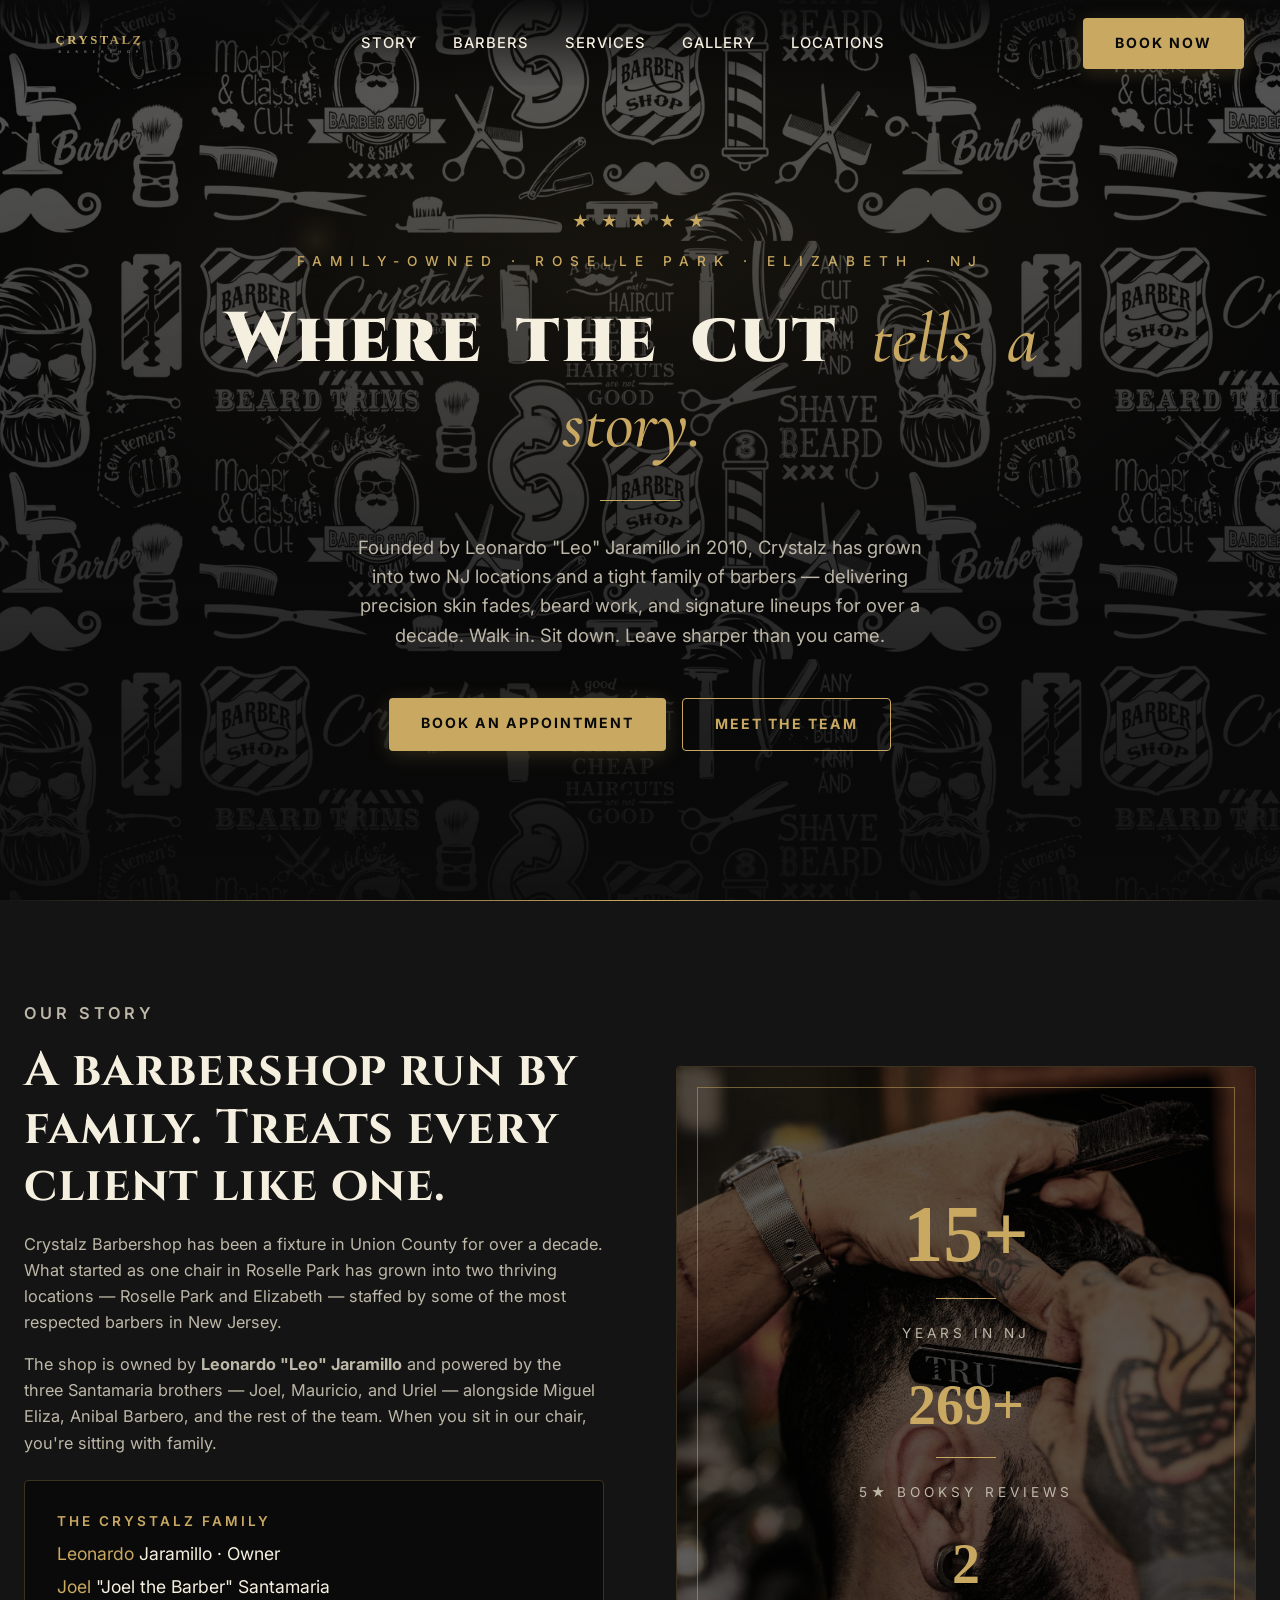
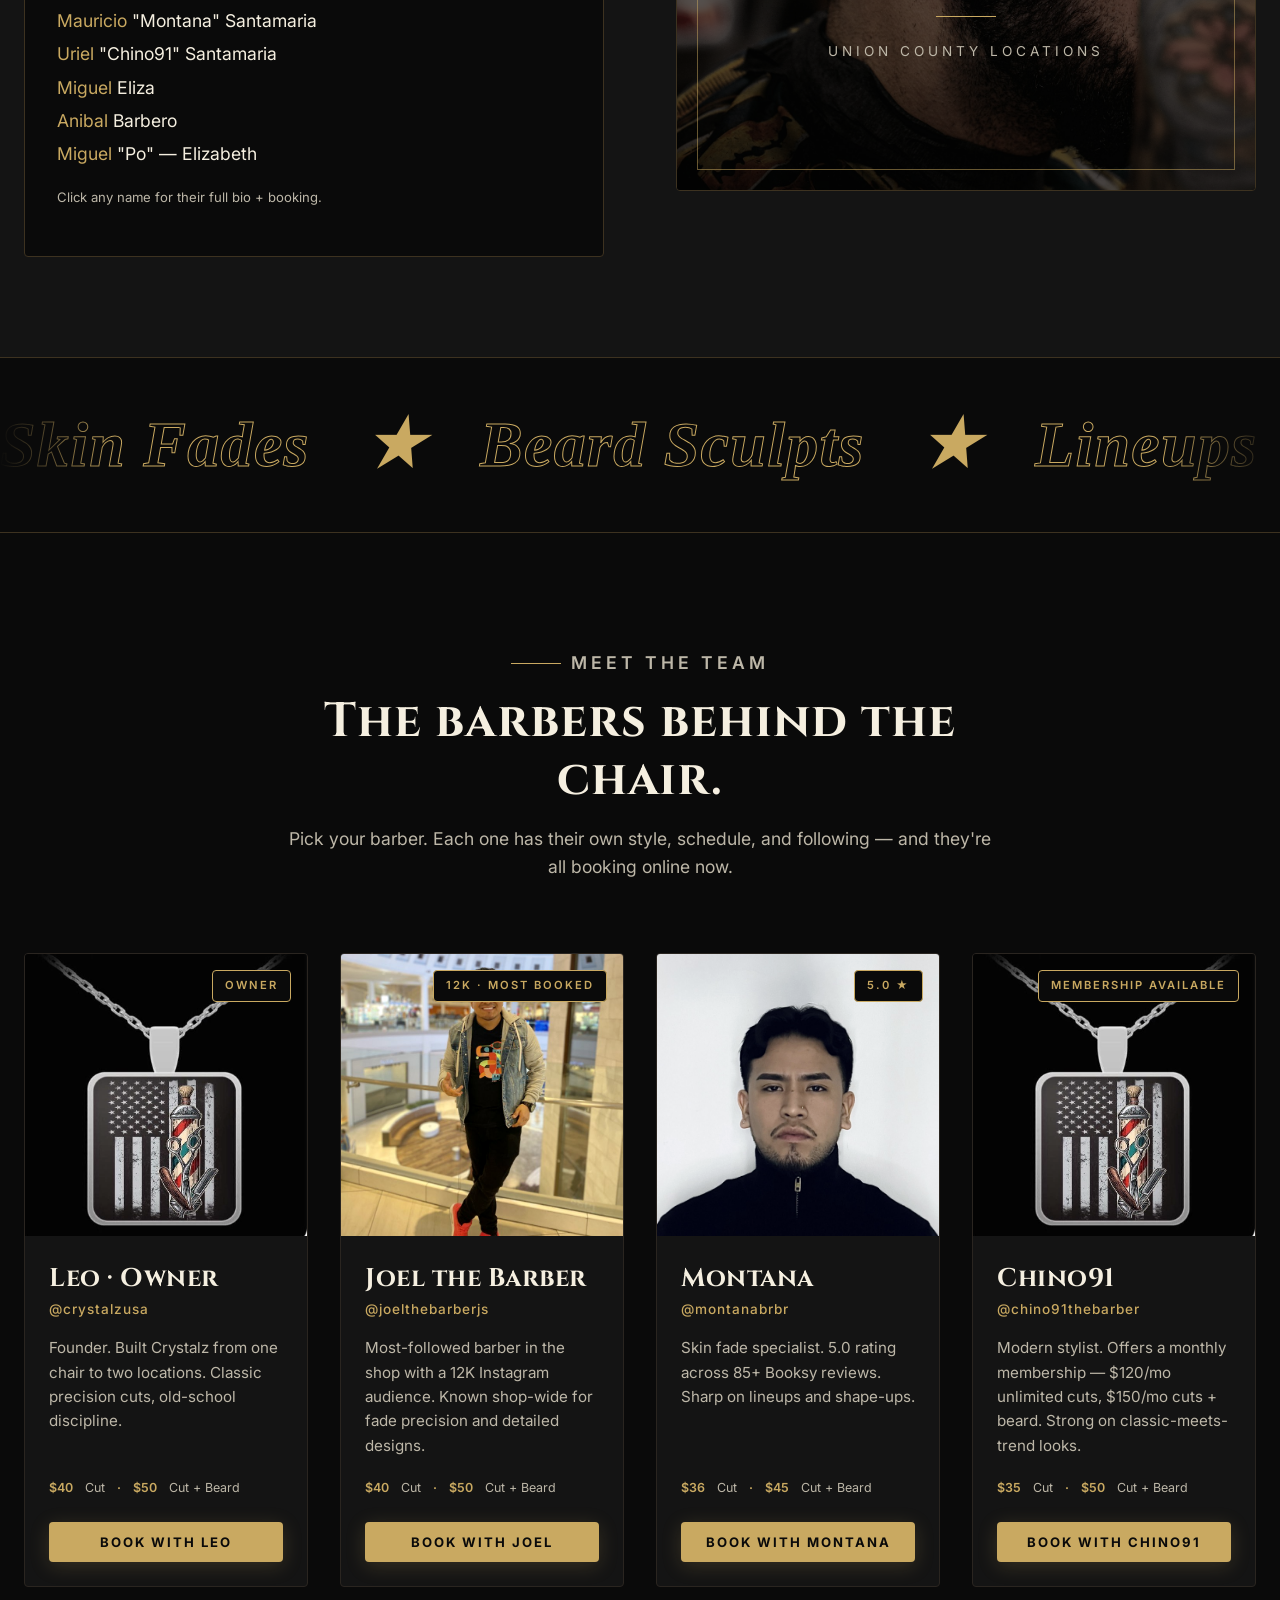
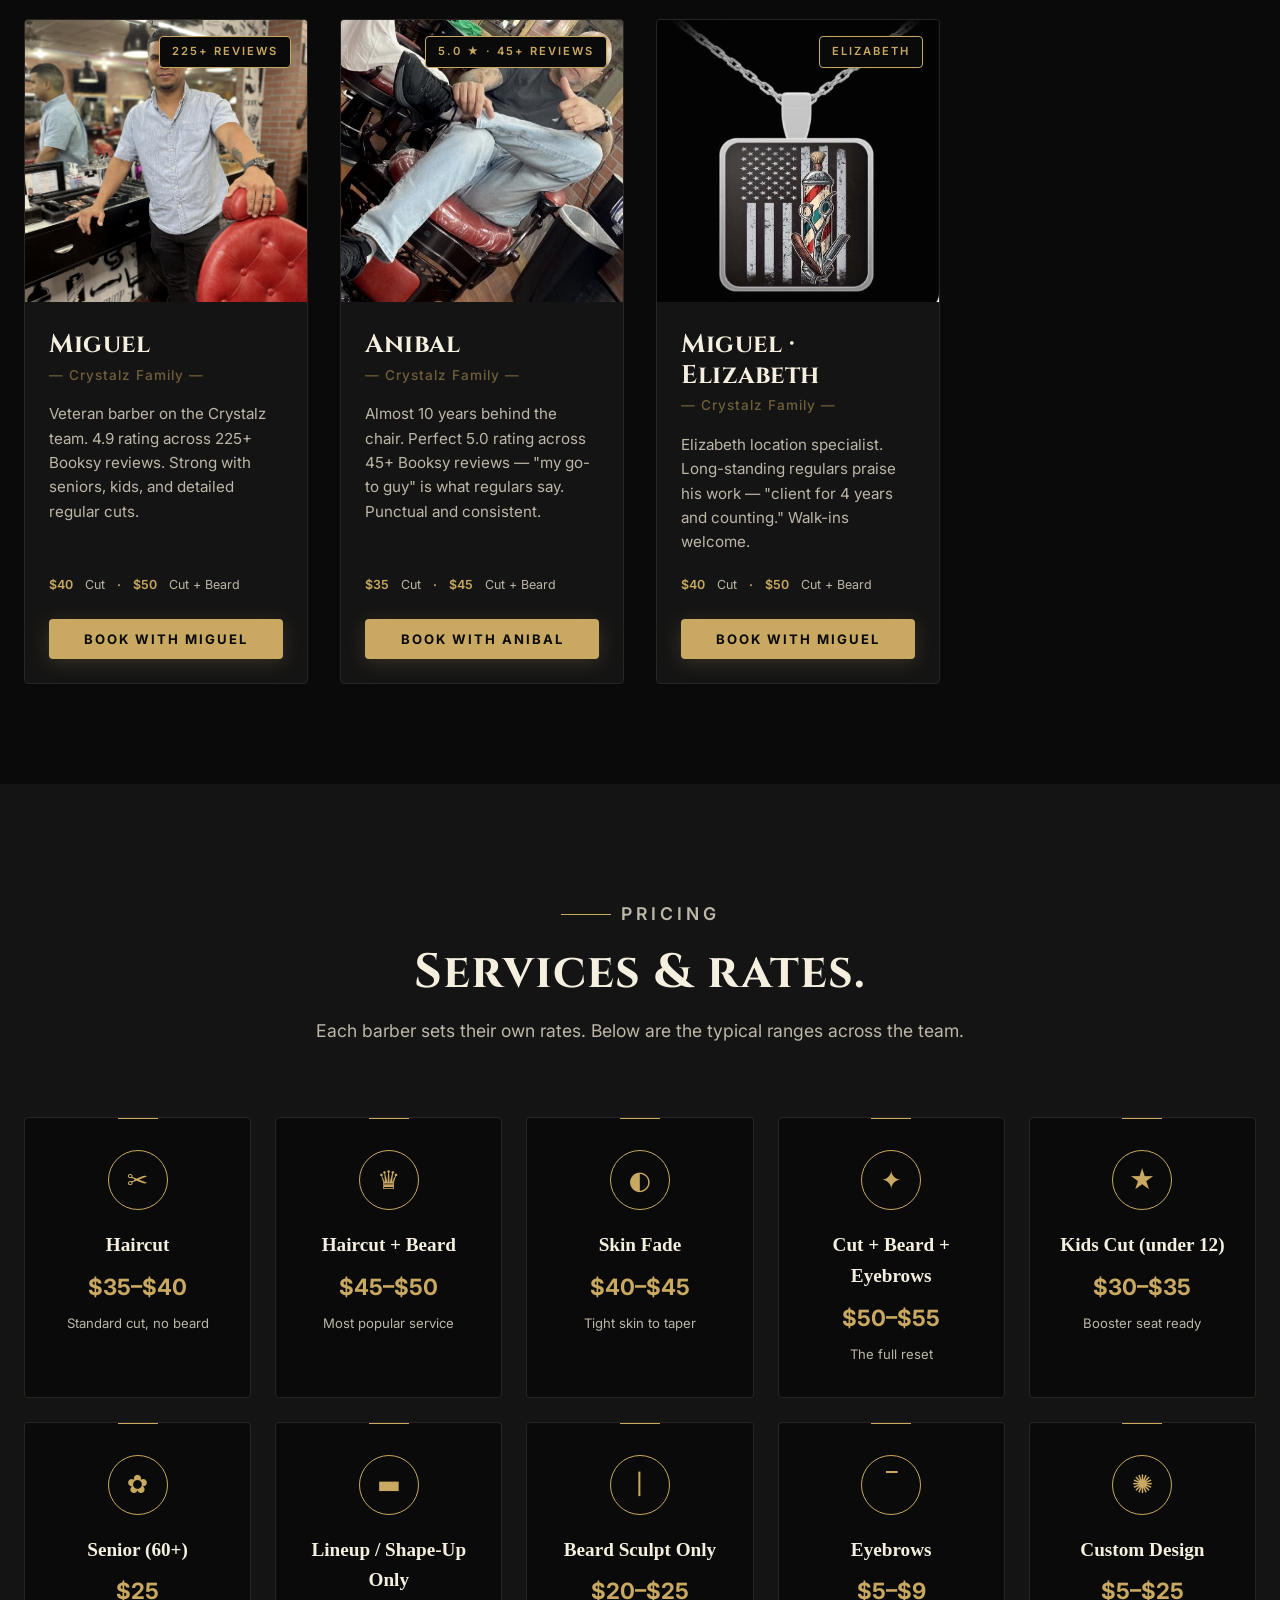
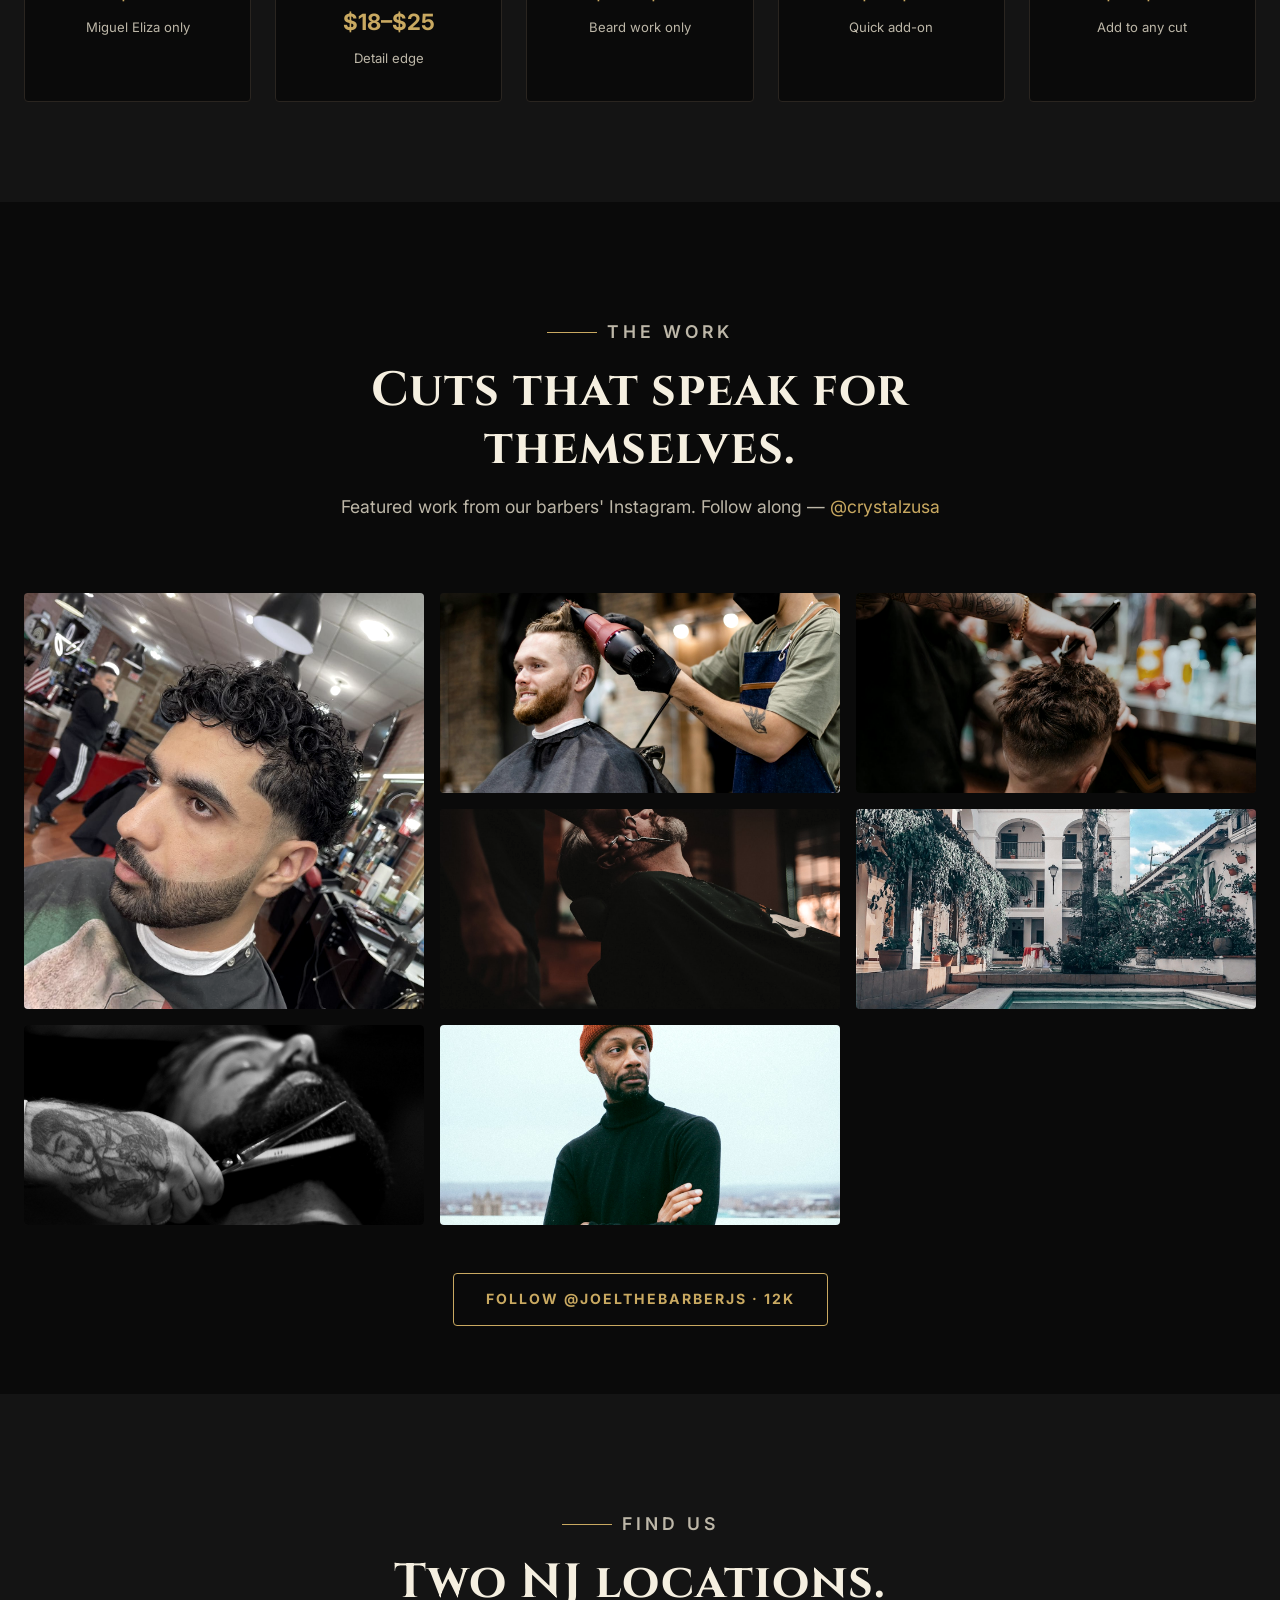
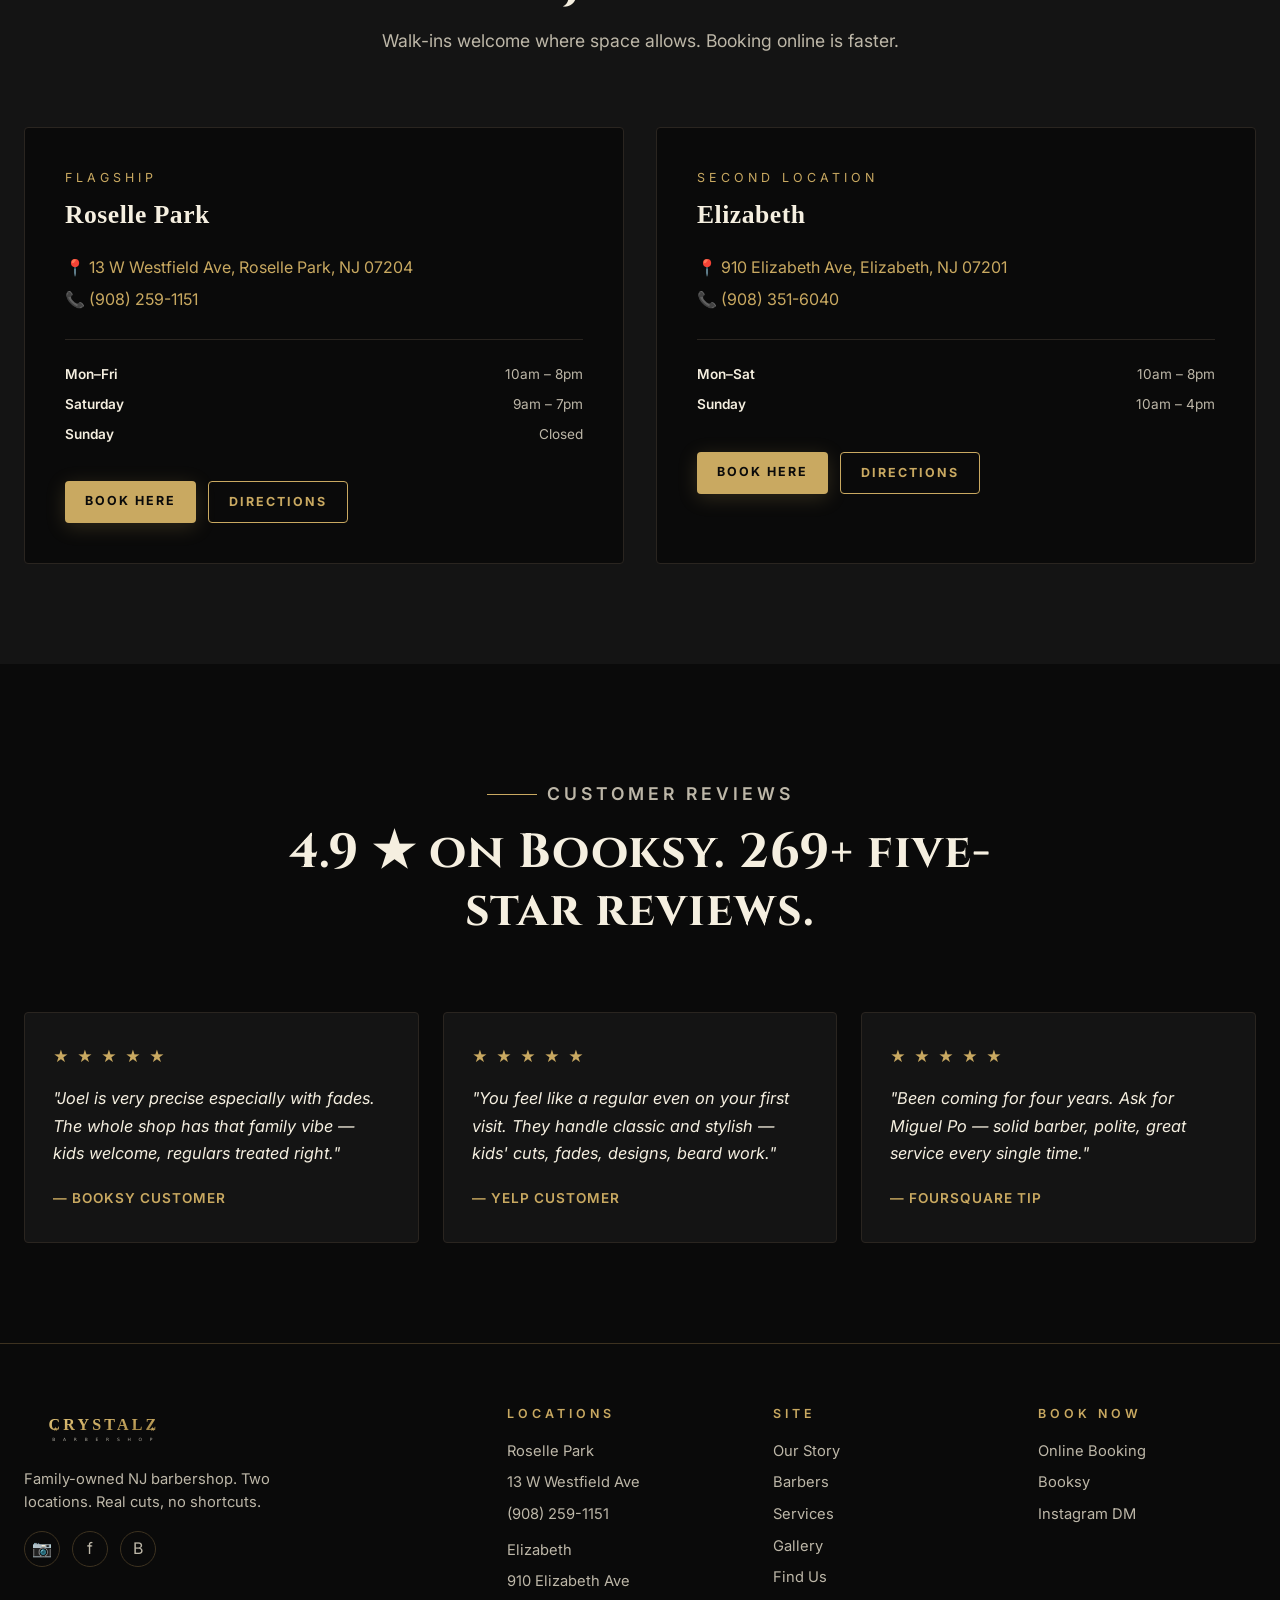
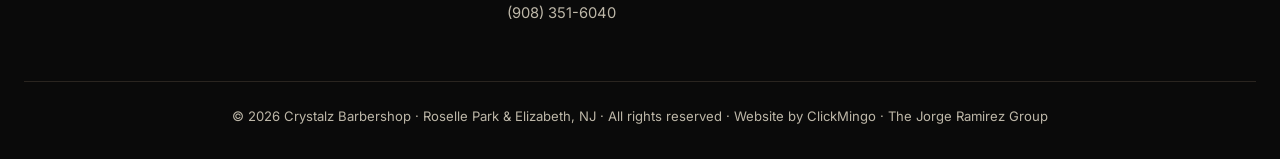
<file: index.html>
<!DOCTYPE html>
<html lang="en">
<head>
  <meta charset="UTF-8">
  <meta name="viewport" content="width=device-width, initial-scale=1.0">
  <title>Crystalz Barbershop — Roselle Park & Elizabeth NJ | Family-Owned Since 2010</title>
  <meta name="description" content="Premium men's haircuts, fades, beard work and lineups at Crystalz Barbershop. Two NJ locations: Roselle Park and Elizabeth. Book online with Joel, Mauricio, Chino91, Miguel and the team.">

  <!-- Open Graph -->
  <meta property="og:type" content="website">
  <meta property="og:title" content="Crystalz Barbershop — Roselle Park & Elizabeth NJ">
  <meta property="og:description" content="Family-owned NJ barbershop. Skin fades, beard work, lineups. Book online with the Crystalz team.">
  <meta property="og:image" content="/images/og-cover.jpg">

  <!-- JSON-LD -->
  <script type="application/ld+json">
  {
    "@context": "https://schema.org",
    "@type": "HairSalon",
    "name": "Crystalz Barbershop",
    "image": "/assets/logo.svg",
    "description": "Family-owned NJ barbershop offering haircuts, beard work, skin fades, lineups, and kids' cuts.",
    "priceRange": "$25-$55",
    "telephone": "+1-908-259-1151",
    "address": [
      {
        "@type": "PostalAddress",
        "streetAddress": "13 W Westfield Ave",
        "addressLocality": "Roselle Park",
        "addressRegion": "NJ",
        "postalCode": "07204",
        "addressCountry": "US"
      },
      {
        "@type": "PostalAddress",
        "streetAddress": "910 Elizabeth Ave",
        "addressLocality": "Elizabeth",
        "addressRegion": "NJ",
        "postalCode": "07201",
        "addressCountry": "US"
      }
    ],
    "openingHours": "Mo-Sa 10:00-20:00",
    "sameAs": [
      "https://www.instagram.com/crystalzusa/",
      "https://booksy.com/en-us/1097676_crystalz-barbershop_barber-shop_28871_roselle-park"
    ]
  }
  </script>

  <link rel="preconnect" href="https://fonts.googleapis.com">
  <link rel="preconnect" href="https://fonts.gstatic.com" crossorigin>
  <link href="https://fonts.googleapis.com/css2?family=Cinzel:wght@500;700;900&family=Cormorant+Garamond:ital,wght@0,400;0,600;1,500;1,700&family=Inter:wght@400;500;600;700&display=swap" rel="stylesheet">
  <link rel="stylesheet" href="css/styles.css">
  <link rel="icon" type="image/svg+xml" href="assets/logo.svg">
</head>
<body>

<!-- ============== NAV ============== -->
<nav class="nav" id="nav">
  <a href="#top" class="nav-logo"><img src="assets/logo.svg" alt="Crystalz Barbershop"></a>
  <ul class="nav-links">
    <li><a href="#about">Story</a></li>
    <li><a href="#barbers">Barbers</a></li>
    <li><a href="#services">Services</a></li>
    <li><a href="#gallery">Gallery</a></li>
    <li><a href="#locations">Locations</a></li>
  </ul>
  <a href="#" class="btn book-trigger">Book Now</a>
  <button class="nav-toggle" id="navToggle" aria-label="Toggle nav">☰</button>
</nav>

<!-- ============== HERO ============== -->
<header class="hero" id="top">
  <div class="hero-bg"></div>
  <div class="hero-pattern" aria-hidden="true"></div>
  <div class="hero-content">
    <div class="hero-stars">★ ★ ★ ★ ★</div>
    <p class="hero-eyebrow">Family-owned · Roselle Park · Elizabeth · NJ</p>
    <h1 class="hero-title">
      <span class="word" style="--d:.2s">Where</span>
      <span class="word" style="--d:.32s">the</span>
      <span class="word" style="--d:.44s">cut</span>
      <span class="word italic" style="--d:.62s">tells</span>
      <span class="word italic" style="--d:.74s">a</span>
      <span class="word italic" style="--d:.86s">story.</span>
    </h1>
    <div class="hero-divider"></div>
    <p class="hero-sub">Founded by Leonardo "Leo" Jaramillo in 2010, Crystalz has grown into two NJ locations and a tight family of barbers — delivering precision skin fades, beard work, and signature lineups for over a decade. Walk in. Sit down. Leave sharper than you came.</p>
    <div class="hero-actions">
      <a href="#" class="btn book-trigger">Book An Appointment</a>
      <a href="#barbers" class="btn btn-outline">Meet the Team</a>
    </div>
  </div>
</header>

<!-- ============== ABOUT / FAMILY ============== -->
<section class="about" id="about">
  <div class="container">
    <div class="about-grid">
      <div class="about-text reveal">
        <p class="eyebrow">Our Story</p>
        <h2>A barbershop run by family. Treats every client like one.</h2>
        <p>Crystalz Barbershop has been a fixture in Union County for over a decade. What started as one chair in Roselle Park has grown into two thriving locations — Roselle Park and Elizabeth — staffed by some of the most respected barbers in New Jersey.</p>
        <p>The shop is owned by <strong>Leonardo "Leo" Jaramillo</strong> and powered by the three Santamaria brothers — Joel, Mauricio, and Uriel — alongside Miguel Eliza, Anibal Barbero, and the rest of the team. When you sit in our chair, you're sitting with family.</p>
        <div class="family-card">
          <h4>The Crystalz Family</h4>
          <p class="family-list">
            <a href="barbers/leo.html"><span>Leonardo</span> Jaramillo · Owner</a><br>
            <a href="barbers/joel.html"><span>Joel</span> "Joel the Barber" Santamaria</a><br>
            <a href="barbers/mauricio.html"><span>Mauricio</span> "Montana" Santamaria</a><br>
            <a href="barbers/chino91.html"><span>Uriel</span> "Chino91" Santamaria</a><br>
            <a href="barbers/miguel-eliza.html"><span>Miguel</span> Eliza</a><br>
            <a href="barbers/anibal.html"><span>Anibal</span> Barbero</a><br>
            <a href="barbers/miguel-po.html"><span>Miguel</span> "Po" — Elizabeth</a>
          </p>
          <p style="margin-top:14px; font-size:0.82rem; color:var(--cream-dim);">Click any name for their full bio + booking.</p>
        </div>
      </div>
      <div class="about-visual reveal">
        <img class="about-visual-image" src="images/gallery/03-shop-interior.jpeg" alt="Crystalz Barbershop interior">
        <div class="about-visual-text">
          <div class="stat-number">15+</div>
          <div class="stat-divider"></div>
          <div class="stat-label">Years in NJ</div>
          <div style="margin-top: 32px;">
            <div class="stat-number" style="font-size: 3.5rem;">269+</div>
            <div class="stat-divider"></div>
            <div class="stat-label">5★ Booksy Reviews</div>
          </div>
          <div style="margin-top: 32px;">
            <div class="stat-number" style="font-size: 3.5rem;">2</div>
            <div class="stat-divider"></div>
            <div class="stat-label">Union County Locations</div>
          </div>
        </div>
      </div>
    </div>
  </div>
</section>

<!-- ============== MARQUEE STRIP ============== -->
<div class="marquee" aria-hidden="true">
  <div class="marquee-track">
    <span>Skin Fades</span><span>★</span><span>Beard Sculpts</span><span>★</span>
    <span>Lineups</span><span>★</span><span>Designs</span><span>★</span>
    <span>Kids Cuts</span><span>★</span><span>Hot Towel</span><span>★</span>
    <span>Skin Fades</span><span>★</span><span>Beard Sculpts</span><span>★</span>
    <span>Lineups</span><span>★</span><span>Designs</span><span>★</span>
    <span>Kids Cuts</span><span>★</span><span>Hot Towel</span><span>★</span>
  </div>
</div>

<!-- ============== BARBERS ============== -->
<section class="barbers" id="barbers">
  <div class="container">
    <div class="section-head reveal">
      <p class="eyebrow">Meet The Team</p>
      <h2>The barbers behind the chair.</h2>
      <p>Pick your barber. Each one has their own style, schedule, and following — and they're all booking online now.</p>
    </div>
    <div class="barbers-grid" id="barbersGrid">
      <!-- Populated by js -->
    </div>
  </div>
</section>

<!-- ============== SERVICES ============== -->
<section class="services" id="services">
  <div class="container">
    <div class="section-head reveal">
      <p class="eyebrow">Pricing</p>
      <h2>Services & rates.</h2>
      <p>Each barber sets their own rates. Below are the typical ranges across the team.</p>
    </div>
    <div class="services-grid" id="servicesGrid">
      <!-- Populated by js -->
    </div>
  </div>
</section>

<!-- ============== GALLERY ============== -->
<section class="gallery" id="gallery">
  <div class="container">
    <div class="section-head reveal">
      <p class="eyebrow">The Work</p>
      <h2>Cuts that speak for themselves.</h2>
      <p>Featured work from our barbers' Instagram. Follow along — <a href="https://www.instagram.com/crystalzusa/" target="_blank" rel="noopener" style="color:var(--gold);">@crystalzusa</a></p>
    </div>
    <div class="gallery-grid">
      <div class="gallery-item"><img src="images/gallery/01-joel-inspo.jpeg" alt="Joel — featured work"></div>
      <div class="gallery-item"><img src="images/gallery/05-beard-work.jpeg" alt="Beard sculpt"></div>
      <div class="gallery-item"><img src="images/gallery/06-skin-fade.jpeg" alt="Skin fade"></div>
      <div class="gallery-item"><img src="images/gallery/02-fade-detail.jpeg" alt="Fade detail"></div>
      <div class="gallery-item"><img src="images/gallery/07-classic-cut.jpeg" alt="Classic cut"></div>
      <div class="gallery-item"><img src="images/gallery/08-final-look.jpeg" alt="Final look"></div>
      <div class="gallery-item"><img src="images/gallery/04-barber-action.jpeg" alt="Barber at work"></div>
    </div>
    <div class="gallery-cta">
      <a href="https://www.instagram.com/joelthebarberjs/" class="btn btn-outline" target="_blank" rel="noopener">Follow @joelthebarberjs · 12K</a>
    </div>
  </div>
</section>

<!-- ============== LOCATIONS ============== -->
<section class="locations" id="locations">
  <div class="container">
    <div class="section-head reveal">
      <p class="eyebrow">Find Us</p>
      <h2>Two NJ locations.</h2>
      <p>Walk-ins welcome where space allows. Booking online is faster.</p>
    </div>
    <div class="locations-grid">
      <article class="location-card reveal">
        <div class="location-eyebrow">Flagship</div>
        <h3 class="location-name">Roselle Park</h3>
        <div class="location-details">
          📍 <a href="https://maps.google.com/?q=13+W+Westfield+Ave+Roselle+Park+NJ+07204" target="_blank" rel="noopener">13 W Westfield Ave, Roselle Park, NJ 07204</a><br>
          📞 <a href="tel:+19082591151">(908) 259-1151</a>
        </div>
        <dl class="location-hours">
          <div style="display:flex;justify-content:space-between;"><dt>Mon–Fri</dt><dd>10am – 8pm</dd></div>
          <div style="display:flex;justify-content:space-between;"><dt>Saturday</dt><dd>9am – 7pm</dd></div>
          <div style="display:flex;justify-content:space-between;"><dt>Sunday</dt><dd>Closed</dd></div>
        </dl>
        <div class="location-actions">
          <a href="#" class="btn book-trigger" data-location="roselle-park">Book Here</a>
          <a href="https://maps.google.com/?q=13+W+Westfield+Ave+Roselle+Park+NJ" class="btn btn-outline" target="_blank" rel="noopener">Directions</a>
        </div>
      </article>
      <article class="location-card reveal">
        <div class="location-eyebrow">Second Location</div>
        <h3 class="location-name">Elizabeth</h3>
        <div class="location-details">
          📍 <a href="https://maps.google.com/?q=910+Elizabeth+Ave+Elizabeth+NJ+07201" target="_blank" rel="noopener">910 Elizabeth Ave, Elizabeth, NJ 07201</a><br>
          📞 <a href="tel:+19083516040">(908) 351-6040</a>
        </div>
        <dl class="location-hours">
          <div style="display:flex;justify-content:space-between;"><dt>Mon–Sat</dt><dd>10am – 8pm</dd></div>
          <div style="display:flex;justify-content:space-between;"><dt>Sunday</dt><dd>10am – 4pm</dd></div>
        </dl>
        <div class="location-actions">
          <a href="#" class="btn book-trigger" data-location="elizabeth">Book Here</a>
          <a href="https://maps.google.com/?q=910+Elizabeth+Ave+Elizabeth+NJ" class="btn btn-outline" target="_blank" rel="noopener">Directions</a>
        </div>
      </article>
    </div>
  </div>
</section>

<!-- ============== REVIEWS ============== -->
<section class="reviews">
  <div class="container">
    <div class="section-head reveal">
      <p class="eyebrow">Customer Reviews</p>
      <h2>4.9 ★ on Booksy. 269+ five-star reviews.</h2>
    </div>
    <div class="reviews-grid">
      <article class="review-card reveal">
        <div class="review-stars">★ ★ ★ ★ ★</div>
        <p class="review-quote">"Joel is very precise especially with fades. The whole shop has that family vibe — kids welcome, regulars treated right."</p>
        <p class="review-author">— Booksy Customer</p>
      </article>
      <article class="review-card reveal">
        <div class="review-stars">★ ★ ★ ★ ★</div>
        <p class="review-quote">"You feel like a regular even on your first visit. They handle classic and stylish — kids' cuts, fades, designs, beard work."</p>
        <p class="review-author">— Yelp Customer</p>
      </article>
      <article class="review-card reveal">
        <div class="review-stars">★ ★ ★ ★ ★</div>
        <p class="review-quote">"Been coming for four years. Ask for Miguel Po — solid barber, polite, great service every single time."</p>
        <p class="review-author">— Foursquare Tip</p>
      </article>
    </div>
  </div>
</section>

<!-- ============== FOOTER ============== -->
<footer class="footer">
  <div class="container">
    <div class="footer-grid">
      <div class="footer-col">
        <div class="footer-logo"><img src="assets/logo.svg" alt="Crystalz"></div>
        <p class="footer-tagline">Family-owned NJ barbershop. Two locations. Real cuts, no shortcuts.</p>
        <div class="footer-social">
          <a href="https://www.instagram.com/crystalzusa/" target="_blank" rel="noopener" aria-label="Instagram">📷</a>
          <a href="https://www.facebook.com/p/Crystalz-Barbershop-100057115974297/" target="_blank" rel="noopener" aria-label="Facebook">f</a>
          <a href="https://booksy.com/en-us/1097676_crystalz-barbershop_barber-shop_28871_roselle-park" target="_blank" rel="noopener" aria-label="Booksy">B</a>
        </div>
      </div>
      <div class="footer-col">
        <h5>Locations</h5>
        <ul>
          <li>Roselle Park</li>
          <li>13 W Westfield Ave</li>
          <li><a href="tel:+19082591151">(908) 259-1151</a></li>
          <li style="margin-top:12px;">Elizabeth</li>
          <li>910 Elizabeth Ave</li>
          <li><a href="tel:+19083516040">(908) 351-6040</a></li>
        </ul>
      </div>
      <div class="footer-col">
        <h5>Site</h5>
        <ul>
          <li><a href="#about">Our Story</a></li>
          <li><a href="#barbers">Barbers</a></li>
          <li><a href="#services">Services</a></li>
          <li><a href="#gallery">Gallery</a></li>
          <li><a href="#locations">Find Us</a></li>
        </ul>
      </div>
      <div class="footer-col">
        <h5>Book Now</h5>
        <ul>
          <li><a href="#" class="book-trigger">Online Booking</a></li>
          <li><a href="https://booksy.com/en-us/1097676_crystalz-barbershop_barber-shop_28871_roselle-park" target="_blank" rel="noopener">Booksy</a></li>
          <li><a href="https://www.instagram.com/crystalzusa/" target="_blank" rel="noopener">Instagram DM</a></li>
        </ul>
      </div>
    </div>
    <div class="footer-bottom">
      © 2026 Crystalz Barbershop · Roselle Park & Elizabeth, NJ · All rights reserved · Website by <a href="https://clickmingo.com" target="_blank" rel="noopener">ClickMingo</a> · <a href="https://thejorgeramirezgroup.com" target="_blank" rel="noopener" title="New Jersey Real Estate — The Jorge Ramirez Group">The Jorge Ramirez Group</a>
    </div>
  </div>
</footer>

<!-- ============== BOOKING MODAL ============== -->
<div class="modal-overlay" id="bookingModal" role="dialog" aria-modal="true">
  <div class="modal">
    <button class="modal-close" id="modalClose" aria-label="Close">×</button>
    <p class="eyebrow" style="padding-left:0;">Book An Appointment</p>
    <h3>Sharp cut. Real time.</h3>
    <p class="modal-sub">Pick your barber, your service, and a time. We'll send a confirmation by SMS and your calendar invite by email.</p>

    <form id="bookingForm">
      <div class="form-error" id="formError"></div>

      <div class="form-group">
        <label for="b-location">Location</label>
        <select id="b-location" name="location" required>
          <option value="">— Select a location —</option>
          <option value="roselle-park">Roselle Park · 13 W Westfield Ave</option>
          <option value="elizabeth">Elizabeth · 910 Elizabeth Ave</option>
        </select>
      </div>

      <div class="form-group">
        <label for="b-barber">Barber</label>
        <select id="b-barber" name="barber" required>
          <option value="">— Choose your barber —</option>
        </select>
      </div>

      <div class="form-group">
        <label for="b-service">Service</label>
        <select id="b-service" name="service" required>
          <option value="">— Choose a service —</option>
        </select>
      </div>

      <div class="form-row">
        <div class="form-group">
          <label for="b-date">Date</label>
          <input type="date" id="b-date" name="date" required>
        </div>
        <div class="form-group">
          <label for="b-time">Time</label>
          <select id="b-time" name="time" required>
            <option value="">— Time —</option>
          </select>
        </div>
      </div>

      <div class="form-row">
        <div class="form-group">
          <label for="b-name">Your Name</label>
          <input type="text" id="b-name" name="name" required>
        </div>
        <div class="form-group">
          <label for="b-phone">Phone</label>
          <input type="tel" id="b-phone" name="phone" placeholder="(908) 555-1234" required>
        </div>
      </div>

      <div class="form-group">
        <label for="b-email">Email</label>
        <input type="email" id="b-email" name="email" required>
      </div>

      <div class="form-group">
        <label for="b-notes">Notes (optional)</label>
        <textarea id="b-notes" name="notes" rows="2" placeholder="Any details we should know?"></textarea>
      </div>

      <button type="submit" class="btn" id="submitBtn">Confirm Appointment</button>
    </form>

    <div class="form-success" id="formSuccess">
      <div class="form-success-icon">✓</div>
      <h3>Appointment Confirmed</h3>
      <p style="color:var(--cream-dim); margin-top:12px;">We've sent a confirmation by SMS, and your calendar invite is in your email. See you soon.</p>
      <button class="btn btn-outline" id="successClose" style="margin-top:24px;">Close</button>
    </div>
  </div>
</div>

<!-- ============== MOBILE STICKY CTA BAR ============== -->
<div class="mobile-cta-bar" role="navigation" aria-label="Quick actions">
  <a href="#" class="mcta mcta-primary book-trigger" aria-label="Book an appointment">
    <svg viewBox="0 0 24 24" width="20" height="20" fill="none" stroke="currentColor" stroke-width="2" stroke-linecap="round" stroke-linejoin="round"><rect x="3" y="4" width="18" height="18" rx="2" ry="2"/><line x1="16" y1="2" x2="16" y2="6"/><line x1="8" y1="2" x2="8" y2="6"/><line x1="3" y1="10" x2="21" y2="10"/></svg>
    <span>Book Now</span>
  </a>
  <a href="tel:+19082591151" class="mcta" aria-label="Call Roselle Park">
    <svg viewBox="0 0 24 24" width="20" height="20" fill="none" stroke="currentColor" stroke-width="2" stroke-linecap="round" stroke-linejoin="round"><path d="M22 16.92v3a2 2 0 0 1-2.18 2 19.79 19.79 0 0 1-8.63-3.07 19.5 19.5 0 0 1-6-6 19.79 19.79 0 0 1-3.07-8.67A2 2 0 0 1 4.11 2h3a2 2 0 0 1 2 1.72 12.84 12.84 0 0 0 .7 2.81 2 2 0 0 1-.45 2.11L8.09 9.91a16 16 0 0 0 6 6l1.27-1.27a2 2 0 0 1 2.11-.45 12.84 12.84 0 0 0 2.81.7A2 2 0 0 1 22 16.92z"/></svg>
    <span>Call</span>
  </a>
  <a href="https://maps.google.com/?q=13+W+Westfield+Ave+Roselle+Park+NJ" target="_blank" rel="noopener" class="mcta" aria-label="Get directions">
    <svg viewBox="0 0 24 24" width="20" height="20" fill="none" stroke="currentColor" stroke-width="2" stroke-linecap="round" stroke-linejoin="round"><path d="M21 10c0 7-9 13-9 13s-9-6-9-13a9 9 0 0 1 18 0z"/><circle cx="12" cy="10" r="3"/></svg>
    <span>Directions</span>
  </a>
</div>

<script src="js/data.js"></script>
<script src="js/main.js"></script>
</body>
</html>
</file>
<file: css/styles.css>
/* ===============================
   CRYSTALZ BARBERSHOP — design system
   Premium black + gold barbershop aesthetic
   =============================== */

:root {
  --bg-primary: #0A0A0A;
  --bg-card: #141414;
  --bg-card-hover: #1A1A1A;
  --gold: #C9A961;
  --gold-bright: #E8CB7E;
  --gold-deep: #9A7E3F;
  --gold-glow: rgba(201, 169, 97, 0.15);
  --cream: #F5EFE0;
  --cream-dim: #BDB7A8;
  --border-subtle: #2A2520;
  --border-gold: #3D3220;
  --shadow-card: 0 20px 60px rgba(0, 0, 0, 0.6);
  --shadow-gold: 0 0 40px rgba(201, 169, 97, 0.25);
  --max-width: 1280px;
  --radius: 4px;
  --transition: 0.4s cubic-bezier(0.4, 0, 0.2, 1);
}

* { box-sizing: border-box; margin: 0; padding: 0; }

html { scroll-behavior: smooth; }

body {
  font-family: 'Inter', -apple-system, BlinkMacSystemFont, system-ui, sans-serif;
  background: var(--bg-primary);
  color: var(--cream);
  line-height: 1.6;
  overflow-x: hidden;
  -webkit-font-smoothing: antialiased;
}

h1, h2, h3, h4 {
  font-family: 'Cinzel', 'Cormorant Garamond', Georgia, serif;
  font-weight: 700; line-height: 1.2;
  letter-spacing: 0.02em; /* Cinzel needs more tracking, not less */
  text-transform: none;
}
h1 { font-size: clamp(2.2rem, 5.5vw, 4.6rem); font-weight: 900; }
h2 { font-size: clamp(1.7rem, 3.8vw, 3rem); margin-bottom: 1rem; font-weight: 700; }
h3 { font-size: clamp(1.2rem, 2.2vw, 1.6rem); font-weight: 700; }

a { color: inherit; text-decoration: none; transition: color var(--transition); }

img { max-width: 100%; height: auto; display: block; }

.container { max-width: var(--max-width); margin: 0 auto; padding: 0 24px; }

/* Section labels — small uppercase gold */
.eyebrow {
  display: inline-block;
  color: var(--gold);
  font-size: 0.78rem;
  font-weight: 600;
  letter-spacing: 4px;
  text-transform: uppercase;
  margin-bottom: 1rem;
  position: relative;
  padding-left: 60px;
}
.eyebrow::before {
  content: ""; position: absolute; left: 0; top: 50%;
  width: 50px; height: 1px; background: var(--gold);
}

/* ===============================
   Navigation
   =============================== */
.nav {
  position: fixed; top: 0; left: 0; right: 0; z-index: 100;
  display: flex; justify-content: space-between; align-items: center;
  padding: 18px 36px;
  transition: all var(--transition);
  background: linear-gradient(180deg, rgba(10,10,10,0.95) 0%, rgba(10,10,10,0) 100%);
}
.nav.scrolled {
  background: rgba(10, 10, 10, 0.96);
  backdrop-filter: blur(12px);
  -webkit-backdrop-filter: blur(12px);
  border-bottom: 1px solid var(--border-subtle);
  padding: 12px 36px;
}
.nav-logo img { height: 38px; }
.nav-links { display: flex; gap: 36px; list-style: none; }
.nav-links a {
  color: var(--cream); font-size: 0.92rem; font-weight: 500;
  letter-spacing: 1px; text-transform: uppercase; position: relative;
  padding: 4px 0;
}
.nav-links a::after {
  content: ""; position: absolute; bottom: 0; left: 0; right: 0; height: 1px;
  background: var(--gold); transform: scaleX(0); transform-origin: right;
  transition: transform var(--transition);
}
.nav-links a:hover { color: var(--gold); }
.nav-links a:hover::after { transform: scaleX(1); transform-origin: left; }

.btn {
  display: inline-block; padding: 14px 32px;
  background: var(--gold); color: var(--bg-primary);
  border: none; border-radius: var(--radius);
  font-family: 'Inter', sans-serif; font-size: 0.88rem; font-weight: 700;
  letter-spacing: 2px; text-transform: uppercase; cursor: pointer;
  transition: transform 0.25s cubic-bezier(0.2,0.7,0.15,1), background var(--transition), box-shadow var(--transition), color var(--transition);
  position: relative; overflow: hidden; will-change: transform;
  box-shadow: 0 4px 20px rgba(201, 169, 97, 0.2);
}
@media (hover: none) { .btn { transform: none !important; } }
.btn::before {
  content: ""; position: absolute; top: 0; left: -100%; width: 100%; height: 100%;
  background: linear-gradient(90deg, transparent, var(--gold-bright), transparent);
  transition: left 0.6s;
}
.btn:hover::before { left: 100%; }
.btn:hover { background: var(--gold-bright); transform: translateY(-2px); box-shadow: 0 8px 30px rgba(201, 169, 97, 0.4); }
.btn-outline {
  background: transparent; color: var(--gold); border: 1px solid var(--gold);
  box-shadow: none;
}
.btn-outline:hover { background: var(--gold); color: var(--bg-primary); }

.nav-toggle { display: none; background: none; border: none; color: var(--cream); cursor: pointer; }

/* ===============================
   Hero
   =============================== */
.hero {
  position: relative; min-height: 100vh; display: flex; align-items: center; justify-content: center;
  overflow: hidden; padding: 120px 24px 60px; text-align: center;
}
.hero-image {
  position: absolute; inset: 0; z-index: 0;
  width: 100%; height: 100%; object-fit: cover;
  filter: grayscale(35%) brightness(0.55) contrast(1.15);
  animation: hero-zoom 18s ease-in-out infinite alternate;
}
@keyframes hero-zoom {
  from { transform: scale(1.0); }
  to   { transform: scale(1.08); }
}
.hero-pattern {
  position: absolute;
  inset: -10% 0;
  width: 100%; height: 120%;
  z-index: 0;
  background-image: url("../images/hero-pattern.webp");
  background-size: 900px auto;
  background-position: center;
  background-repeat: repeat;
  filter: invert(1) brightness(0.95) contrast(1.1);
  opacity: 0.55;
  will-change: transform, opacity;
  transform: translate3d(0, 0, 0) scale(1);
}
@media (max-width: 768px) {
  .hero-pattern {
    background-image: url("../images/hero-pattern-mobile.webp");
    background-size: 600px auto;
  }
}
@media (prefers-reduced-motion: reduce) {
  .hero-pattern { transform: none !important; opacity: 0.45 !important; }
}
.hero-bg {
  position: absolute; inset: 0; z-index: 1;
  background:
    linear-gradient(180deg, rgba(10,10,10,0.4) 0%, rgba(10,10,10,0.65) 50%, rgba(10,10,10,0.95) 100%),
    radial-gradient(ellipse 80% 50% at 50% 30%, rgba(201, 169, 97, 0.18) 0%, transparent 70%);
}
@keyframes hero-pan {
  0% { background-position: 0% 0%, 0% 0%, 0% 0%, 0% 0%, 0% 0%; }
  100% { background-position: 0% 0%, 8% 4%, -6% 3%, 4% -2%, 0% 0%; }
}
.hero-bg::after {
  content: ""; position: absolute; inset: 0;
  background-image: url("data:image/svg+xml,%3Csvg xmlns='http://www.w3.org/2000/svg' width='200' height='200'%3E%3Cdefs%3E%3CradialGradient id='g'%3E%3Cstop offset='0%25' stop-color='%23C9A961' stop-opacity='0.15'/%3E%3Cstop offset='100%25' stop-color='%23000' stop-opacity='0'/%3E%3C/radialGradient%3E%3C/defs%3E%3Ccircle cx='100' cy='100' r='40' fill='url(%23g)'/%3E%3C/svg%3E");
  background-position: 20% 20%, 80% 70%; background-repeat: no-repeat;
  opacity: 0.6;
}
.hero-content { position: relative; z-index: 2; max-width: 900px; }
.hero-eyebrow {
  color: var(--gold); font-size: 0.85rem; font-weight: 500; letter-spacing: 8px;
  text-transform: uppercase; margin-bottom: 24px; opacity: 0;
  animation: fade-up 1s 0.2s forwards;
}
.hero-title {
  color: var(--cream); margin-bottom: 32px;
}
.hero-title .word {
  display: inline-block; opacity: 0;
  transform: translateY(60%); filter: blur(8px);
  animation: word-in .9s var(--d) cubic-bezier(.2,.7,.15,1) forwards;
  margin-right: 0.22em;
}
.hero-title .italic {
  color: var(--gold);
  font-style: italic;
  font-family: 'Cormorant Garamond', Georgia, serif;
  font-weight: 500;
  letter-spacing: 0; /* italic doesn't need extra tracking */
}
@keyframes word-in {
  to { opacity: 1; transform: translateY(0); filter: blur(0); }
}
.hero-sub {
  color: var(--cream-dim); font-size: 1.15rem; max-width: 600px; margin: 0 auto 48px;
  opacity: 0; animation: fade-up 1s 0.8s forwards;
}
.hero-actions {
  display: flex; gap: 16px; justify-content: center; flex-wrap: wrap;
  opacity: 0; animation: fade-up 1s 1.1s forwards;
}
.hero-divider {
  width: 80px; height: 1px; background: var(--gold); margin: 32px auto;
  opacity: 0; animation: fade-up 1s 0.6s forwards;
}
.hero-stars { color: var(--gold); font-size: 1rem; letter-spacing: 4px; margin-bottom: 16px;
  opacity: 0; animation: fade-up 1s 0.4s forwards; }

@keyframes fade-up {
  from { opacity: 0; transform: translateY(30px); }
  to { opacity: 1; transform: translateY(0); }
}

/* ===============================
   Marquee strip
   =============================== */
.marquee {
  overflow: hidden; border-block: 1px solid var(--border-gold);
  background: var(--bg-primary); padding: 36px 0;
  position: relative;
}
.marquee::before, .marquee::after {
  content: ""; position: absolute; top: 0; bottom: 0; width: 120px; z-index: 2; pointer-events: none;
}
.marquee::before { left: 0; background: linear-gradient(90deg, var(--bg-primary), transparent); }
.marquee::after { right: 0; background: linear-gradient(270deg, var(--bg-primary), transparent); }
.marquee-track {
  display: flex; gap: 56px; white-space: nowrap; width: max-content;
  animation: marquee 38s linear infinite;
  font-family: 'Playfair Display', serif; font-style: italic;
  font-size: clamp(2rem, 5vw, 4rem); font-weight: 800;
  color: transparent; -webkit-text-stroke: 1px var(--gold);
  letter-spacing: 0.02em;
}
.marquee-track span:nth-child(even) { color: var(--gold); -webkit-text-stroke: 0; }
@keyframes marquee { to { transform: translateX(-50%); } }
.marquee:hover .marquee-track { animation-play-state: paused; }

/* ===============================
   Section base
   =============================== */
section { padding: 100px 0; position: relative; }
.section-head { text-align: center; max-width: 720px; margin: 0 auto 72px; }
.section-head h2 { color: var(--cream); }
.section-head p { color: var(--cream-dim); font-size: 1.1rem; margin-top: 16px; }

/* ===============================
   About / Family Story
   =============================== */
.about { background: var(--bg-card); position: relative; }
.about::before {
  content: ""; position: absolute; top: 0; left: 0; right: 0; height: 1px;
  background: linear-gradient(90deg, transparent, var(--gold), transparent);
}
.about-grid { display: grid; grid-template-columns: 1fr 1fr; gap: 72px; align-items: center; }
.about-text .eyebrow { padding-left: 0; }
.about-text .eyebrow::before { display: none; }
.about-text p { color: var(--cream-dim); margin-bottom: 16px; font-size: 1.02rem; }
.family-card {
  background: var(--bg-primary); border: 1px solid var(--border-gold);
  padding: 32px; border-radius: var(--radius); margin-top: 24px;
}
.family-card h4 { color: var(--gold); margin-bottom: 8px; font-family: 'Inter'; font-size: 0.85rem; letter-spacing: 3px; text-transform: uppercase; font-weight: 600; }
.family-card .family-list { color: var(--cream); font-size: 1.1rem; line-height: 1.9; }
.family-card .family-list span { color: var(--gold); }
.family-card .family-list a {
  color: var(--cream); text-decoration: none;
  display: inline-block; padding: 2px 6px; margin: -2px -6px;
  border-radius: 2px; transition: background var(--transition), color var(--transition);
  position: relative;
}
.family-card .family-list a:hover {
  background: rgba(201, 169, 97, 0.08); color: var(--gold-bright);
}
.family-card .family-list a:hover span { color: var(--gold-bright); }
.family-card .family-list a::after {
  content: "→"; opacity: 0; margin-left: 8px;
  transition: opacity var(--transition), margin-left var(--transition);
  color: var(--gold);
}
.family-card .family-list a:hover::after { opacity: 1; margin-left: 12px; }

.about-visual {
  position: relative; aspect-ratio: 4/5;
  background: var(--bg-primary);
  border: 1px solid var(--border-gold); border-radius: var(--radius);
  display: flex; align-items: center; justify-content: center;
  overflow: hidden;
}
.about-visual-image {
  position: absolute; inset: 0; width: 100%; height: 100%; object-fit: cover;
  filter: grayscale(40%) brightness(0.4) contrast(1.1);
  z-index: 1;
}
.about-visual::before {
  content: ""; position: absolute; inset: 20px; border: 1px solid var(--gold);
  opacity: 0.5; z-index: 2; pointer-events: none;
}
.about-visual-text {
  text-align: center; padding: 40px;
  position: relative; z-index: 3;
}
.about-visual-text .stat-number {
  font-family: 'Playfair Display', serif; font-size: 5rem; font-weight: 900;
  color: var(--gold); line-height: 1;
}
.about-visual-text .stat-label {
  color: var(--cream-dim); font-size: 0.85rem; letter-spacing: 4px;
  text-transform: uppercase; margin-top: 12px;
}
.about-visual-text .stat-divider {
  width: 60px; height: 1px; background: var(--gold); margin: 24px auto;
}

/* ===============================
   Barbers grid
   =============================== */
.barbers { background: var(--bg-primary); }
.barbers-grid {
  display: grid; grid-template-columns: repeat(auto-fit, minmax(280px, 1fr)); gap: 32px;
}
.barber-card {
  background: var(--bg-card); border: 1px solid var(--border-subtle); border-radius: var(--radius);
  overflow: hidden; transition: all var(--transition); position: relative;
  display: flex; flex-direction: column;
}
.barber-card:hover {
  transform: translateY(-8px); border-color: var(--gold);
  box-shadow: var(--shadow-card), var(--shadow-gold);
}
.barber-image {
  position: relative; aspect-ratio: 1/1; overflow: hidden;
  background: var(--bg-card-hover);
}
.barber-image img {
  width: 100%; height: 100%; object-fit: cover;
  transition: transform 0.6s cubic-bezier(0.4, 0, 0.2, 1);
  filter: grayscale(20%) contrast(1.05);
}
.barber-card:hover .barber-image img {
  transform: scale(1.06); filter: grayscale(0%) contrast(1.1);
}
.barber-badge {
  position: absolute; top: 16px; right: 16px; z-index: 2;
  background: var(--bg-primary); color: var(--gold); padding: 6px 12px;
  font-size: 0.7rem; font-weight: 600; letter-spacing: 2px; text-transform: uppercase;
  border: 1px solid var(--gold); border-radius: var(--radius);
}
.barber-info { padding: 28px 24px 24px; flex: 1; display: flex; flex-direction: column; }
.barber-name { color: var(--cream); margin-bottom: 4px; }
.barber-handle {
  color: var(--gold); font-size: 0.85rem; font-weight: 500; letter-spacing: 1px;
  margin-bottom: 16px; display: inline-block;
}
.barber-handle:hover { color: var(--gold-bright); }
.barber-bio { color: var(--cream-dim); font-size: 0.95rem; flex: 1; margin-bottom: 20px; }
.barber-prices {
  display: flex; gap: 12px; flex-wrap: wrap; margin-bottom: 24px;
  font-size: 0.78rem; color: var(--cream-dim);
}
.barber-prices span { color: var(--gold); font-weight: 600; }
.barber-card .btn { width: 100%; text-align: center; padding: 12px 16px; font-size: 0.82rem; }

/* ===============================
   Services
   =============================== */
.services { background: var(--bg-card); position: relative; }
.services-grid {
  display: grid; grid-template-columns: repeat(auto-fit, minmax(220px, 1fr)); gap: 24px;
}
.service-card {
  background: var(--bg-primary); border: 1px solid var(--border-subtle); border-radius: var(--radius);
  padding: 32px 28px; text-align: center; transition: all var(--transition); position: relative;
}
.service-card::before {
  content: ""; position: absolute; top: 0; left: 50%; width: 40px; height: 1px;
  background: var(--gold); transform: translateX(-50%);
}
.service-card:hover {
  transform: translateY(-4px); border-color: var(--gold);
  background: var(--bg-card-hover);
}
.service-icon {
  width: 60px; height: 60px; margin: 0 auto 20px;
  display: flex; align-items: center; justify-content: center;
  color: var(--gold); font-size: 1.6rem;
  border: 1px solid var(--gold); border-radius: 50%;
}
.service-name { color: var(--cream); font-family: 'Playfair Display', serif; font-size: 1.2rem; font-weight: 700; margin-bottom: 8px; }
.service-price { color: var(--gold); font-size: 1.4rem; font-weight: 700; }
.service-note { color: var(--cream-dim); font-size: 0.82rem; margin-top: 8px; }

/* ===============================
   Gallery
   =============================== */
.gallery { background: var(--bg-primary); padding-bottom: 60px; }
.gallery-grid {
  display: grid; grid-template-columns: repeat(12, 1fr); gap: 16px;
  grid-auto-rows: 200px;
}
.gallery-item {
  position: relative; overflow: hidden; border-radius: var(--radius);
  background: var(--bg-card); cursor: pointer;
}
.gallery-item.tall { grid-row: span 2; }
.gallery-item:nth-child(1) { grid-column: span 4; grid-row: span 2; }
.gallery-item:nth-child(2) { grid-column: span 4; }
.gallery-item:nth-child(3) { grid-column: span 4; }
.gallery-item:nth-child(4) { grid-column: span 4; }
.gallery-item:nth-child(5) { grid-column: span 4; }
.gallery-item:nth-child(6) { grid-column: span 4; }
.gallery-item:nth-child(7) { grid-column: span 4; }
.gallery-placeholder {
  width: 100%; height: 100%;
  background: linear-gradient(135deg, var(--bg-card-hover) 0%, var(--bg-primary) 100%);
  display: flex; align-items: center; justify-content: center;
  color: var(--gold); font-size: 0.9rem; letter-spacing: 2px; text-transform: uppercase;
  position: relative;
}
.gallery-placeholder::before {
  content: ""; position: absolute; inset: 16px; border: 1px solid var(--border-gold);
  opacity: 0.5;
}
.gallery-item img {
  width: 100%; height: 100%; object-fit: cover;
  transition: transform 0.6s, filter 0.6s;
  filter: grayscale(15%) contrast(1.05);
}
.gallery-item:hover img { transform: scale(1.08); filter: grayscale(0%) contrast(1.12); }
.gallery-item::after {
  content: ""; position: absolute; inset: 0; pointer-events: none;
  background: linear-gradient(180deg, transparent 60%, rgba(10,10,10,0.5) 100%);
  opacity: 0; transition: opacity 0.4s;
}
.gallery-item:hover::after { opacity: 1; }
.gallery-cta {
  text-align: center; margin-top: 48px;
}

/* ===============================
   Locations
   =============================== */
.locations { background: var(--bg-card); }
.locations-grid { display: grid; grid-template-columns: 1fr 1fr; gap: 32px; }
.location-card {
  background: var(--bg-primary); border: 1px solid var(--border-subtle); border-radius: var(--radius);
  padding: 40px; transition: all var(--transition);
}
.location-card:hover { border-color: var(--gold); }
.location-name {
  font-family: 'Playfair Display', serif; font-size: 1.6rem; font-weight: 800;
  color: var(--cream); margin-bottom: 8px;
}
.location-eyebrow { color: var(--gold); font-size: 0.78rem; letter-spacing: 4px; text-transform: uppercase; margin-bottom: 12px; }
.location-details { color: var(--cream-dim); margin-top: 20px; line-height: 2; }
.location-details a { color: var(--gold); }
.location-details a:hover { color: var(--gold-bright); }
.location-hours { margin-top: 24px; padding-top: 24px; border-top: 1px solid var(--border-subtle); }
.location-hours dt { color: var(--cream); font-size: 0.85rem; font-weight: 600; }
.location-hours dd { color: var(--cream-dim); font-size: 0.85rem; margin-bottom: 8px; }
.location-actions { margin-top: 28px; display: flex; gap: 12px; flex-wrap: wrap; }
.location-actions .btn { padding: 10px 20px; font-size: 0.78rem; }

/* ===============================
   Reviews
   =============================== */
.reviews { background: var(--bg-primary); }
.reviews-grid { display: grid; grid-template-columns: repeat(auto-fit, minmax(280px, 1fr)); gap: 24px; }
.review-card {
  background: var(--bg-card); border: 1px solid var(--border-subtle); border-radius: var(--radius);
  padding: 32px 28px; transition: all var(--transition); position: relative;
}
.review-card:hover { border-color: var(--gold); transform: translateY(-4px); }
.review-stars { color: var(--gold); margin-bottom: 16px; letter-spacing: 2px; font-size: 0.95rem; }
.review-quote { color: var(--cream); font-style: italic; font-size: 1.02rem; margin-bottom: 20px; line-height: 1.7; }
.review-author { color: var(--gold); font-size: 0.85rem; font-weight: 600; letter-spacing: 1px; text-transform: uppercase; }

/* ===============================
   Booking modal
   =============================== */
.modal-overlay {
  position: fixed; inset: 0; z-index: 200;
  background: rgba(0, 0, 0, 0.85); backdrop-filter: blur(8px);
  display: none; align-items: center; justify-content: center;
  padding: 24px;
}
.modal-overlay.open { display: flex; }
.modal {
  background: var(--bg-card); border: 1px solid var(--border-gold); border-radius: var(--radius);
  max-width: 600px; width: 100%; max-height: 90vh; overflow-y: auto;
  padding: 40px; position: relative;
  animation: modal-in 0.4s cubic-bezier(0.4, 0, 0.2, 1);
}
@keyframes modal-in {
  from { opacity: 0; transform: translateY(30px); }
  to { opacity: 1; transform: translateY(0); }
}
.modal-close {
  position: absolute; top: 16px; right: 20px;
  background: none; border: none; color: var(--cream-dim); font-size: 1.6rem;
  cursor: pointer; transition: color var(--transition);
}
.modal-close:hover { color: var(--gold); }
.modal h3 { color: var(--cream); margin-bottom: 8px; }
.modal-sub { color: var(--cream-dim); margin-bottom: 32px; font-size: 0.95rem; }

.form-group { margin-bottom: 20px; }
.form-group label {
  display: block; color: var(--cream); font-size: 0.82rem; font-weight: 600;
  letter-spacing: 1px; text-transform: uppercase; margin-bottom: 8px;
}
.form-group input,
.form-group select,
.form-group textarea {
  width: 100%; background: var(--bg-primary); border: 1px solid var(--border-subtle);
  border-radius: var(--radius); padding: 14px 16px;
  color: var(--cream); font-family: 'Inter', sans-serif; font-size: 0.95rem;
  transition: border-color var(--transition);
}
.form-group input:focus,
.form-group select:focus,
.form-group textarea:focus {
  outline: none; border-color: var(--gold);
}
.form-row { display: grid; grid-template-columns: 1fr 1fr; gap: 16px; }
.modal .btn { width: 100%; margin-top: 16px; }
.form-success {
  text-align: center; padding: 40px 20px;
  display: none;
}
.form-success.open { display: block; }
.form-success-icon {
  width: 64px; height: 64px; border-radius: 50%; border: 2px solid var(--gold);
  display: flex; align-items: center; justify-content: center; margin: 0 auto 20px;
  color: var(--gold); font-size: 2rem;
}
.form-error {
  background: rgba(255, 80, 80, 0.1); border: 1px solid rgba(255, 80, 80, 0.5);
  color: #ff8080; padding: 12px 16px; border-radius: var(--radius);
  font-size: 0.9rem; margin-bottom: 16px; display: none;
}
.form-error.open { display: block; }

/* ===============================
   Footer
   =============================== */
.footer {
  background: var(--bg-primary); border-top: 1px solid var(--border-gold);
  padding: 60px 0 32px;
}
.footer-grid { display: grid; grid-template-columns: 2fr 1fr 1fr 1fr; gap: 48px; }
.footer-logo img { height: 48px; margin-bottom: 16px; }
.footer-tagline { color: var(--cream-dim); font-size: 0.92rem; max-width: 300px; }
.footer h5 {
  color: var(--gold); font-family: 'Inter', sans-serif; font-size: 0.78rem;
  letter-spacing: 4px; text-transform: uppercase; margin-bottom: 16px; font-weight: 600;
}
.footer ul { list-style: none; }
.footer ul li { margin-bottom: 8px; color: var(--cream-dim); font-size: 0.92rem; }
.footer ul li a { color: var(--cream-dim); }
.footer ul li a:hover { color: var(--gold); }
.footer-social { display: flex; gap: 12px; margin-top: 16px; }
.footer-social a {
  width: 36px; height: 36px; border-radius: 50%; border: 1px solid var(--border-gold);
  display: flex; align-items: center; justify-content: center;
  color: var(--cream-dim); transition: all var(--transition);
}
.footer-social a:hover { background: var(--gold); color: var(--bg-primary); border-color: var(--gold); }
.footer-bottom {
  border-top: 1px solid var(--border-subtle); margin-top: 48px; padding-top: 24px;
  text-align: center; color: var(--cream-dim); font-size: 0.82rem;
}

/* ===============================
   Scroll reveal — DISABLED (kept class hooks for future re-enable, but everything visible by default)
   The site has plenty of motion (hero word-reveal, marquee, magnetic CTAs, image zooms);
   scroll-reveal-on-IntersectionObserver added complexity without enough payoff and broke screenshots.
   =============================== */
.reveal { opacity: 1; transform: none; }

/* ===============================
   Mobile
   =============================== */
@media (max-width: 900px) {
  .nav { padding: 14px 20px; }
  .nav.scrolled { padding: 10px 20px; }
  .nav-links { display: none; }
  .nav-toggle { display: block; }
  .nav-mobile-open .nav-links {
    display: flex; position: fixed; inset: 60px 0 0 0; background: var(--bg-primary);
    flex-direction: column; padding: 40px 24px; gap: 24px; z-index: 99;
    border-top: 1px solid var(--border-gold);
  }
  .nav .btn { display: none; }
  .about-grid, .locations-grid { grid-template-columns: 1fr; gap: 40px; }
  .about-visual { aspect-ratio: 1/1; max-width: 320px; margin: 0 auto; }
  .footer-grid { grid-template-columns: 1fr 1fr; gap: 32px; }
  .form-row { grid-template-columns: 1fr; }
  .gallery-grid {
    grid-template-columns: repeat(2, 1fr) !important; grid-auto-rows: 160px;
  }
  .gallery-item:nth-child(n) { grid-column: span 1 !important; grid-row: auto !important; }
  .gallery-item:nth-child(1) { grid-column: span 2 !important; }
  section { padding: 64px 0; }
}
@media (max-width: 540px) {
  .footer-grid { grid-template-columns: 1fr; }
  .modal { padding: 32px 24px; }
}

/* ===============================
   Barber bio pages (/barbers/*.html)
   =============================== */
.barber-page-hero {
  position: relative; min-height: 70vh;
  display: grid; grid-template-columns: 1fr 1.2fr; align-items: center;
  padding: 140px 60px 80px; gap: 64px;
  overflow: hidden;
}
.barber-page-hero-bg {
  position: absolute; inset: 0; z-index: 0;
  background:
    radial-gradient(ellipse 80% 60% at 30% 50%, rgba(201, 169, 97, 0.12) 0%, transparent 70%),
    linear-gradient(135deg, #0F0E0C 0%, #0A0A0A 50%, #14110C 100%);
}
.barber-page-portrait {
  position: relative; z-index: 1;
  width: 100%; max-width: 460px; aspect-ratio: 1/1; object-fit: cover;
  border: 1px solid var(--border-gold); border-radius: var(--radius);
  filter: grayscale(15%) contrast(1.05);
  box-shadow: var(--shadow-card);
  justify-self: end;
}
.barber-page-hero-content { position: relative; z-index: 1; }
.barber-page-back {
  display: inline-block; color: var(--gold); font-size: 0.78rem; font-weight: 600;
  letter-spacing: 3px; text-transform: uppercase; margin-bottom: 24px;
  transition: color var(--transition);
}
.barber-page-back:hover { color: var(--gold-bright); }
.barber-page-badge {
  display: inline-block; color: var(--gold); padding: 6px 14px;
  font-size: 0.7rem; font-weight: 600; letter-spacing: 2px; text-transform: uppercase;
  border: 1px solid var(--gold); border-radius: var(--radius);
  margin-bottom: 20px;
}
.barber-page-name {
  font-family: 'Cinzel', serif; font-weight: 900; font-size: clamp(2.4rem, 5vw, 4rem);
  color: var(--cream); line-height: 1.05; margin-bottom: 4px; letter-spacing: 0.02em;
}
.barber-page-fullname {
  color: var(--cream-dim); font-style: italic; font-family: 'Cormorant Garamond', serif;
  font-size: 1.2rem; margin-bottom: 16px;
}
.barber-page-handle {
  display: inline-block; color: var(--gold); font-size: 0.95rem; font-weight: 500;
  letter-spacing: 1px; margin-bottom: 24px;
  transition: color var(--transition);
}
.barber-page-handle:hover { color: var(--gold-bright); }
.barber-page-bio {
  color: var(--cream-dim); font-size: 1.1rem; line-height: 1.7; margin-bottom: 28px;
  max-width: 540px;
}
.barber-page-meta {
  display: grid; grid-template-columns: 1fr; gap: 8px; max-width: 540px;
  padding: 20px 0; border-top: 1px solid var(--border-subtle); border-bottom: 1px solid var(--border-subtle);
  margin-bottom: 28px;
}
.barber-page-meta div { color: var(--cream); font-size: 0.92rem; }
.barber-page-meta span {
  display: inline-block; min-width: 80px;
  color: var(--gold); font-size: 0.72rem; font-weight: 600; letter-spacing: 2px;
  text-transform: uppercase; margin-right: 12px;
}
.barber-page-meta a { color: var(--gold); }
.barber-page-actions { display: flex; gap: 14px; flex-wrap: wrap; }
.barber-page-pricing { background: var(--bg-card); padding: 80px 0; }
.barber-page-pricing .eyebrow { display: block; text-align: center; padding-left: 0; }
.barber-page-pricing .eyebrow::before { display: none; }
.barber-page-pricing h2 { text-align: center; margin-bottom: 48px; color: var(--cream); }
.barber-page-pricing .services-grid { max-width: 980px; margin: 0 auto; }
.barber-page-gallery-section { background: var(--bg-primary); padding: 80px 0; }
.barber-page-gallery-section .eyebrow { display: block; text-align: center; padding-left: 0; }
.barber-page-gallery-section .eyebrow::before { display: none; }
.barber-page-gallery-section h2 { text-align: center; margin-bottom: 48px; color: var(--cream); }
.barber-page-gallery {
  display: grid; grid-template-columns: repeat(auto-fit, minmax(220px, 1fr));
  gap: 16px; max-width: 1100px; margin: 0 auto;
}
.barber-page-gallery .gallery-item {
  aspect-ratio: 1/1; border-radius: var(--radius); overflow: hidden;
  background: var(--bg-card);
}
.barber-page-cta {
  background: var(--bg-card); padding: 80px 0;
  text-align: center; border-top: 1px solid var(--border-gold);
}
.barber-page-cta .eyebrow { padding-left: 0; }
.barber-page-cta .eyebrow::before { display: none; }

@media (max-width: 900px) {
  .barber-page-hero {
    grid-template-columns: 1fr; padding: 100px 24px 40px; gap: 32px;
    text-align: center; min-height: auto;
  }
  .barber-page-portrait { max-width: 280px; justify-self: center; }
  .barber-page-bio { max-width: none; margin-left: auto; margin-right: auto; }
  .barber-page-meta { max-width: none; }
  .barber-page-meta span { min-width: 70px; }
  .barber-page-actions { justify-content: center; }
}

/* ===============================
   Mobile sticky CTA bar
   =============================== */
.mobile-cta-bar { display: none; }
@media (max-width: 900px) {
  .mobile-cta-bar {
    display: grid; grid-template-columns: 1.4fr 1fr 1fr;
    position: fixed; bottom: 0; left: 0; right: 0; z-index: 90;
    background: rgba(10, 10, 10, 0.97);
    backdrop-filter: blur(16px) saturate(160%); -webkit-backdrop-filter: blur(16px) saturate(160%);
    border-top: 1px solid var(--border-gold);
    box-shadow: 0 -10px 30px rgba(0, 0, 0, 0.5);
    padding-bottom: env(safe-area-inset-bottom, 0); /* respect iPhone home indicator */
  }
  .mcta {
    display: flex; flex-direction: column; align-items: center; justify-content: center;
    gap: 4px; padding: 14px 6px; text-align: center;
    color: var(--cream); text-transform: uppercase;
    letter-spacing: 1.5px; font-size: 0.72rem; font-weight: 700;
    border-right: 1px solid var(--border-subtle);
    transition: background var(--transition), transform 0.15s ease;
    -webkit-tap-highlight-color: transparent;
    min-height: 60px;
  }
  .mcta:last-child { border-right: 0; }
  .mcta svg { stroke-width: 2.2; }
  .mcta:active { transform: scale(0.96); }
  .mcta-primary { background: var(--gold); color: var(--bg-primary); }
  .mcta-primary:active { background: var(--gold-bright); }
  body { padding-bottom: calc(72px + env(safe-area-inset-bottom, 0)); }
}

/* ===============================
   Mobile-specific polish
   =============================== */
@media (max-width: 900px) {
  /* Bigger hero punch on phones */
  .hero { min-height: 92vh; padding: 110px 20px 40px; }
  .hero-eyebrow { font-size: 0.72rem; letter-spacing: 5px; }
  .hero-title { font-size: clamp(2.4rem, 12vw, 3.6rem); line-height: 1.1; }
  .hero-sub { font-size: 0.98rem; padding: 0 8px; }
  .hero-actions { flex-direction: column; align-items: center; gap: 12px; }
  .hero-actions .btn { width: 100%; max-width: 320px; padding: 16px; }
  /* About spacing */
  .about-text h2, .section-head h2 { font-size: 1.85rem; }
  .family-card .family-list { font-size: 1rem; line-height: 1.85; }
  .stat-number { font-size: 3.6rem !important; }
  .about-visual-text .stat-number { font-size: 3.6rem; }
  /* Barber cards 1-col on small phones, 2-col on larger */
  .barbers-grid { grid-template-columns: 1fr; gap: 20px; }
  /* Services grid 2-col */
  .services-grid { grid-template-columns: repeat(2, 1fr); gap: 14px; }
  .service-card { padding: 24px 14px; }
  .service-name { font-size: 1rem; }
  .service-price { font-size: 1.2rem; }
  /* Locations stack */
  .location-card { padding: 28px 22px; }
  .location-name { font-size: 1.4rem; }
  /* Modal full-screen feel */
  .modal-overlay { padding: 0; }
  .modal {
    border-radius: 0; max-width: 100%; max-height: 100vh; height: 100vh;
    padding: 56px 24px 40px;
  }
  /* Reviews 1-col */
  .reviews-grid { grid-template-columns: 1fr; }
  /* Footer center-align */
  .footer-grid { gap: 28px; }
  .footer-tagline { max-width: none; }
  .footer h5 { margin-bottom: 12px; }
}
@media (min-width: 540px) and (max-width: 900px) {
  .barbers-grid { grid-template-columns: repeat(2, 1fr); }
  .services-grid { grid-template-columns: repeat(3, 1fr); }
}
@media (max-width: 380px) {
  .mcta { font-size: 0.66rem; letter-spacing: 1px; padding: 12px 4px; }
  .hero-title { font-size: 2.2rem; }
}

/* ===============================
   Reduced motion respect
   =============================== */
@media (prefers-reduced-motion: reduce) {
  .hero-title .word, .hero-bg { animation: none !important; }
  .hero-title .word { opacity: 1; transform: none; filter: none; }
  .marquee-track { animation: none; }
  .reveal { opacity: 1; transform: none; }
  *, *::before, *::after { transition-duration: 0.01ms !important; animation-duration: 0.01ms !important; }
}
</file>
